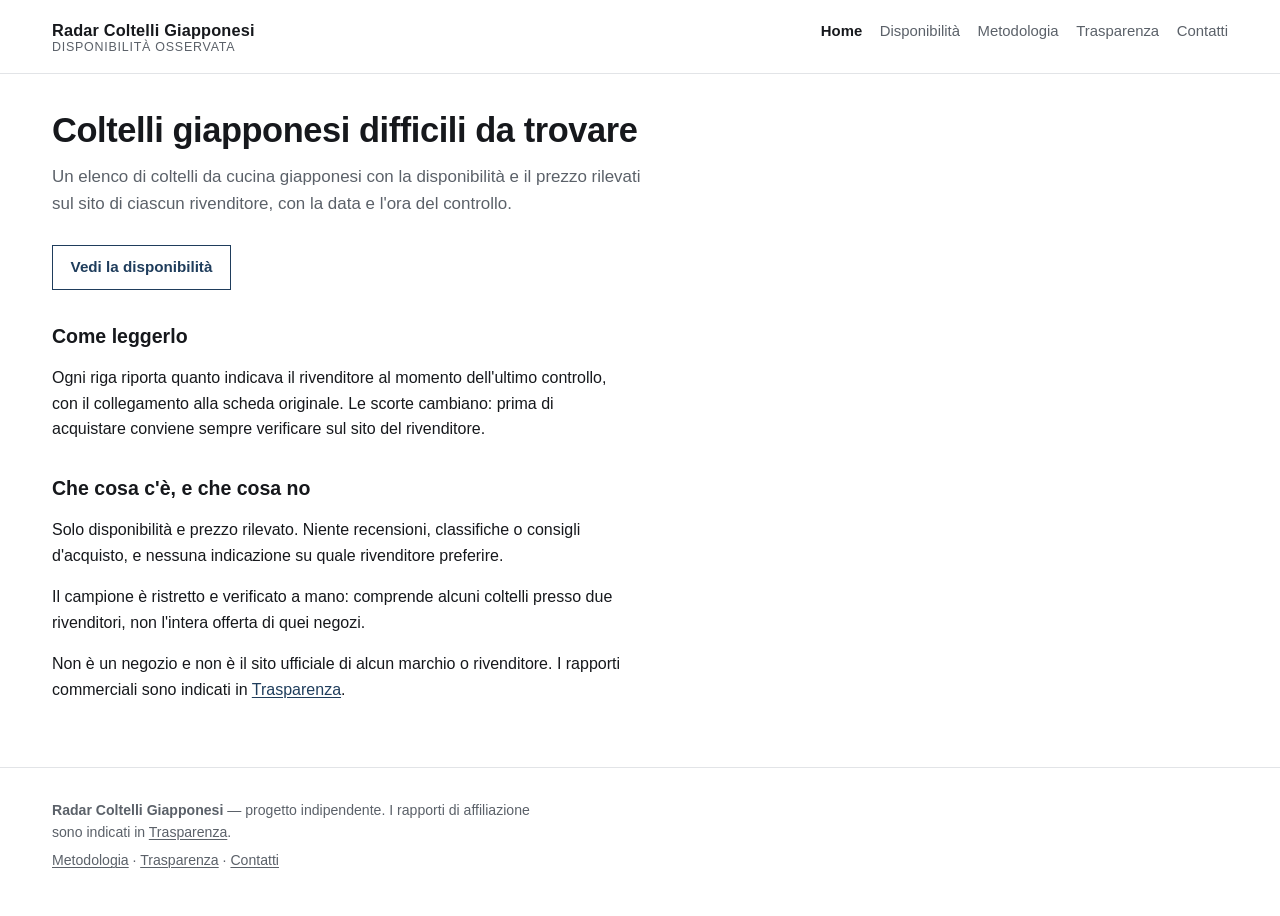
<file: index.html>
<!DOCTYPE html>
<html lang="it">
<head>
<meta charset="utf-8">
<meta name="viewport" content="width=device-width, initial-scale=1">
<meta name="google-site-verification" content="oFsRtzwuIPfwQTCymRpZOnW7hc1HrLFreCuMSVqRIpA">
<title>Radar Coltelli Giapponesi — disponibilità presso più rivenditori</title>
<meta name="description" content="Elenco di coltelli da cucina giapponesi con la disponibilità e il prezzo rilevati sul sito di ciascun rivenditore, con la data del controllo.">
<link rel="canonical" href="https://ltl-ventures.github.io/radar-coltelli-giapponesi/">
<meta property="og:type" content="website">
<meta property="og:url" content="https://ltl-ventures.github.io/radar-coltelli-giapponesi/">
<meta property="og:locale" content="it_IT">
<meta property="og:site_name" content="Radar Coltelli Giapponesi">
<meta property="og:title" content="Radar Coltelli Giapponesi — disponibilità presso più rivenditori">
<meta property="og:description" content="Coltelli da cucina giapponesi: disponibilità e prezzo rilevati sul sito di ciascun rivenditore, con la data del controllo.">
<link rel="stylesheet" href="assets/styles.css">
</head>
<body>
<a class="skip" href="#contenuto">Salta al contenuto</a>

<header class="site-header">
  <div class="wrap header-inner">
    <a class="wordmark" href="index.html">Radar Coltelli Giapponesi<span>Disponibilità osservata</span></a>
    <nav class="site-nav" aria-label="Navigazione principale">
      <ul>
        <li><a href="index.html" aria-current="page">Home</a></li>
        <li><a href="disponibilita.html">Disponibilità</a></li>
        <li><a href="metodologia.html">Metodologia</a></li>
        <li><a href="disclosure.html">Trasparenza</a></li>
        <li><a href="contatti.html">Contatti</a></li>
      </ul>
    </nav>
  </div>
</header>

<main id="contenuto">
  <div class="wrap">

    <h1 class="prose">Coltelli giapponesi difficili da trovare</h1>

    <p class="lede prose">
      Un elenco di coltelli da cucina giapponesi con la disponibilità e il prezzo rilevati sul sito
      di ciascun rivenditore, con la data e l'ora del controllo.
    </p>

    <p><a class="cta" href="disponibilita.html">Vedi la disponibilità</a></p>

    <div class="prose">
      <h2>Come leggerlo</h2>
      <p>
        Ogni riga riporta quanto indicava il rivenditore al momento dell'ultimo controllo, con il
        collegamento alla scheda originale. Le scorte cambiano: prima di acquistare conviene sempre
        verificare sul sito del rivenditore.
      </p>

      <h2>Che cosa c'è, e che cosa no</h2>
      <p>
        Solo disponibilità e prezzo rilevato. Niente recensioni, classifiche o consigli d'acquisto,
        e nessuna indicazione su quale rivenditore preferire.
      </p>
      <p>
        Il campione è ristretto e verificato a mano: comprende alcuni coltelli presso due
        rivenditori, non l'intera offerta di quei negozi.
      </p>
      <p>
        Non è un negozio e non è il sito ufficiale di alcun marchio o rivenditore.
        I rapporti commerciali sono indicati in <a href="disclosure.html">Trasparenza</a>.
      </p>
    </div>

  </div>
</main>

<footer class="site-footer">
  <div class="wrap">
    <p><strong>Radar Coltelli Giapponesi</strong> — progetto indipendente. I rapporti di affiliazione sono indicati in <a href="disclosure.html">Trasparenza</a>.</p>
    <p><a href="metodologia.html">Metodologia</a> · <a href="disclosure.html">Trasparenza</a> · <a href="contatti.html">Contatti</a></p>
  </div>
</footer>

</body>
</html>
</file>
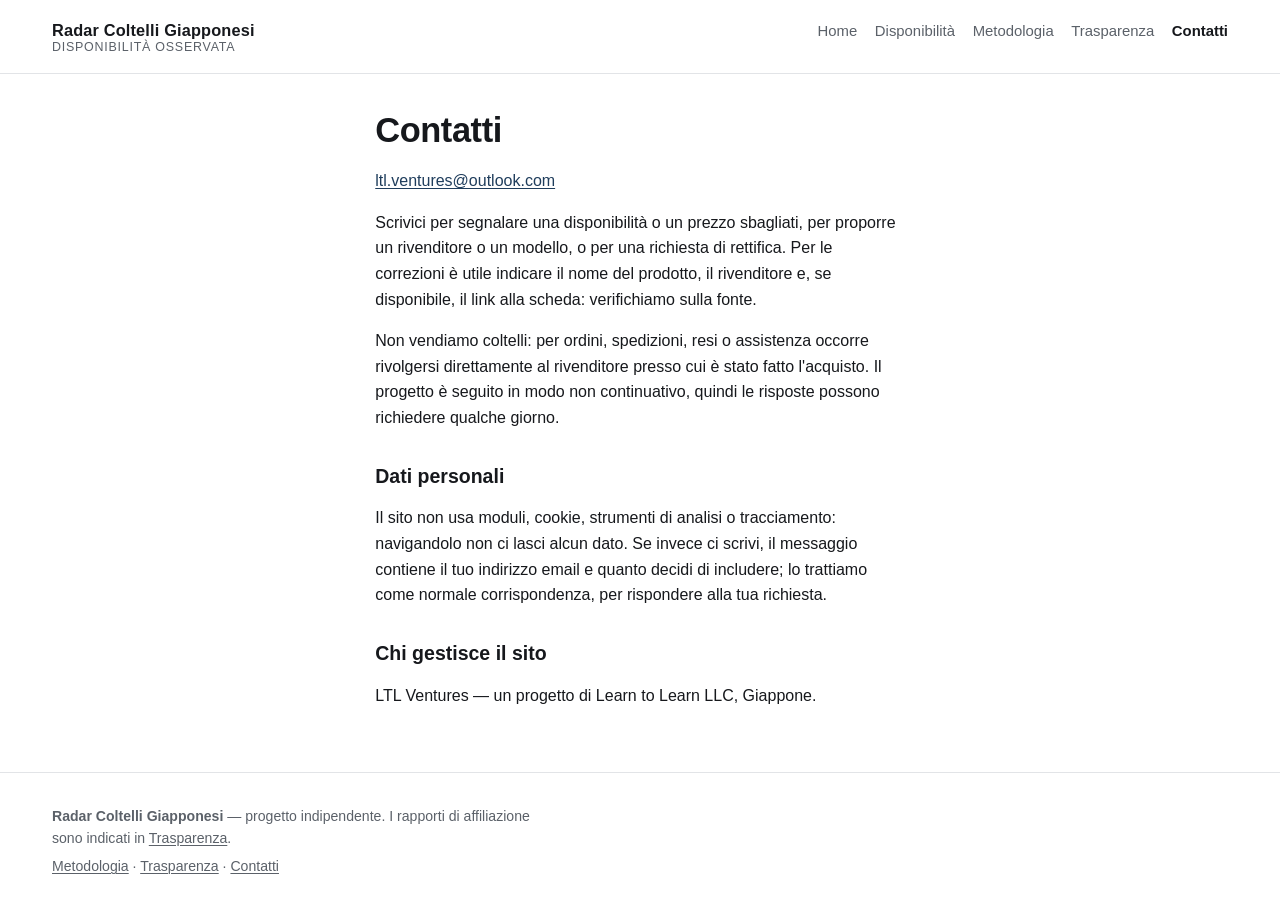
<file: contatti.html>
<!DOCTYPE html>
<html lang="it">
<head>
<meta charset="utf-8">
<meta name="viewport" content="width=device-width, initial-scale=1">
<title>Contatti — Radar Coltelli Giapponesi</title>
<meta name="description" content="Contatto via email per segnalare dati errati o proporre un rivenditore. Il sito non usa moduli, cookie o strumenti di analisi.">
<link rel="canonical" href="https://ltl-ventures.github.io/radar-coltelli-giapponesi/contatti.html">
<meta property="og:type" content="article">
<meta property="og:url" content="https://ltl-ventures.github.io/radar-coltelli-giapponesi/contatti.html">
<meta property="og:locale" content="it_IT">
<meta property="og:site_name" content="Radar Coltelli Giapponesi">
<meta property="og:title" content="Contatti — Radar Coltelli Giapponesi">
<meta property="og:description" content="Come segnalare una correzione o proporre un rivenditore.">
<link rel="stylesheet" href="assets/styles.css">
</head>
<body>
<a class="skip" href="#contenuto">Salta al contenuto</a>

<header class="site-header">
  <div class="wrap header-inner">
    <a class="wordmark" href="index.html">Radar Coltelli Giapponesi<span>Disponibilità osservata</span></a>
    <nav class="site-nav" aria-label="Navigazione principale">
      <ul>
        <li><a href="index.html">Home</a></li>
        <li><a href="disponibilita.html">Disponibilità</a></li>
        <li><a href="metodologia.html">Metodologia</a></li>
        <li><a href="disclosure.html">Trasparenza</a></li>
        <li><a href="contatti.html" aria-current="page">Contatti</a></li>
      </ul>
    </nav>
  </div>
</header>

<main id="contenuto">
  <div class="wrap prose">

    <h1>Contatti</h1>

    <p>
      <a href="mailto:ltl.ventures@outlook.com">ltl.ventures@outlook.com</a>
    </p>

    <p>
      Scrivici per segnalare una disponibilità o un prezzo sbagliati, per proporre un rivenditore o
      un modello, o per una richiesta di rettifica. Per le correzioni è utile indicare il nome del
      prodotto, il rivenditore e, se disponibile, il link alla scheda: verifichiamo sulla fonte.
    </p>

    <p>
      Non vendiamo coltelli: per ordini, spedizioni, resi o assistenza occorre rivolgersi
      direttamente al rivenditore presso cui è stato fatto l'acquisto. Il progetto è seguito in modo
      non continuativo, quindi le risposte possono richiedere qualche giorno.
    </p>

    <h2>Dati personali</h2>
    <p>
      Il sito non usa moduli, cookie, strumenti di analisi o tracciamento: navigandolo non ci lasci
      alcun dato. Se invece ci scrivi, il messaggio contiene il tuo indirizzo email e quanto decidi di
      includere; lo trattiamo come normale corrispondenza, per rispondere alla tua richiesta.
    </p>

    <h2>Chi gestisce il sito</h2>
    <p>
      LTL Ventures — un progetto di Learn to Learn LLC, Giappone.
    </p>

  </div>
</main>

<footer class="site-footer">
  <div class="wrap">
    <p><strong>Radar Coltelli Giapponesi</strong> — progetto indipendente. I rapporti di affiliazione sono indicati in <a href="disclosure.html">Trasparenza</a>.</p>
    <p><a href="metodologia.html">Metodologia</a> · <a href="disclosure.html">Trasparenza</a> · <a href="contatti.html">Contatti</a></p>
  </div>
</footer>

</body>
</html>
</file>
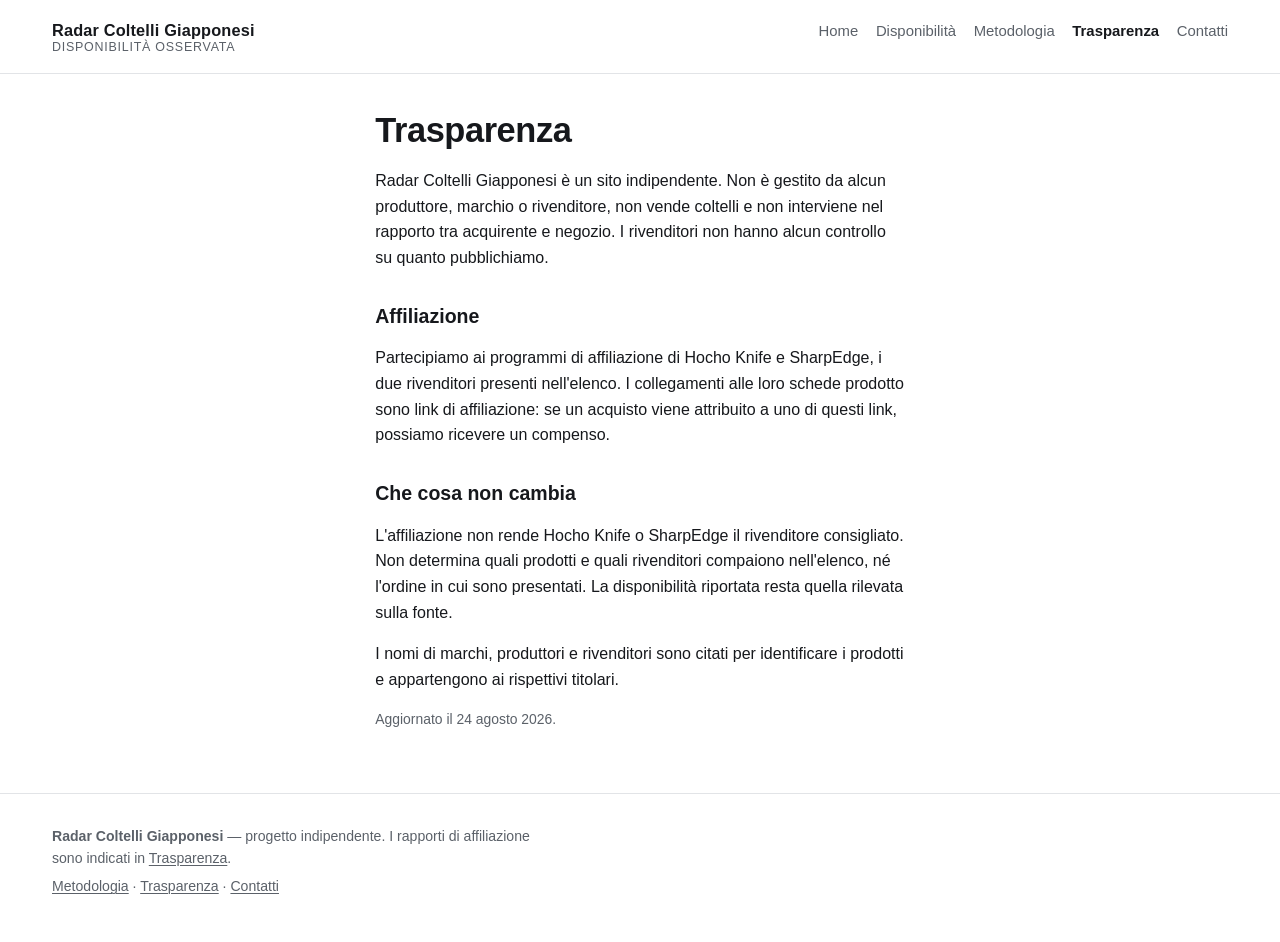
<file: disclosure.html>
<!DOCTYPE html>
<html lang="it">
<head>
<meta charset="utf-8">
<meta name="viewport" content="width=device-width, initial-scale=1">
<title>Trasparenza — Radar Coltelli Giapponesi</title>
<meta name="description" content="Il sito è indipendente e partecipa ai programmi di affiliazione di Hocho Knife e SharpEdge.">
<link rel="canonical" href="https://ltl-ventures.github.io/radar-coltelli-giapponesi/disclosure.html">
<meta property="og:type" content="article">
<meta property="og:url" content="https://ltl-ventures.github.io/radar-coltelli-giapponesi/disclosure.html">
<meta property="og:locale" content="it_IT">
<meta property="og:site_name" content="Radar Coltelli Giapponesi">
<meta property="og:title" content="Trasparenza — Radar Coltelli Giapponesi">
<meta property="og:description" content="Indipendenza e rapporti commerciali del progetto.">
<link rel="stylesheet" href="assets/styles.css">
</head>
<body>
<a class="skip" href="#contenuto">Salta al contenuto</a>

<header class="site-header">
  <div class="wrap header-inner">
    <a class="wordmark" href="index.html">Radar Coltelli Giapponesi<span>Disponibilità osservata</span></a>
    <nav class="site-nav" aria-label="Navigazione principale">
      <ul>
        <li><a href="index.html">Home</a></li>
        <li><a href="disponibilita.html">Disponibilità</a></li>
        <li><a href="metodologia.html">Metodologia</a></li>
        <li><a href="disclosure.html" aria-current="page">Trasparenza</a></li>
        <li><a href="contatti.html">Contatti</a></li>
      </ul>
    </nav>
  </div>
</header>

<main id="contenuto">
  <div class="wrap prose">

    <h1>Trasparenza</h1>

    <p>
      Radar Coltelli Giapponesi è un sito indipendente. Non è gestito da alcun produttore, marchio o
      rivenditore, non vende coltelli e non interviene nel rapporto tra acquirente e negozio. I
      rivenditori non hanno alcun controllo su quanto pubblichiamo.
    </p>

    <h2>Affiliazione</h2>

    <p>
      Partecipiamo ai programmi di affiliazione di Hocho Knife e SharpEdge, i due rivenditori
      presenti nell'elenco. I collegamenti alle loro schede prodotto sono link di affiliazione: se
      un acquisto viene attribuito a uno di questi link, possiamo ricevere un compenso.
    </p>

    <h2>Che cosa non cambia</h2>

    <p>
      L'affiliazione non rende Hocho Knife o SharpEdge il rivenditore consigliato. Non determina
      quali prodotti e quali rivenditori compaiono nell'elenco, né l'ordine in cui sono presentati.
      La disponibilità riportata resta quella rilevata sulla fonte.
    </p>

    <p>
      I nomi di marchi, produttori e rivenditori sono citati per identificare i prodotti e
      appartengono ai rispettivi titolari.
    </p>

    <p class="meta-line">Aggiornato il 24 agosto 2026.</p>

  </div>
</main>

<footer class="site-footer">
  <div class="wrap">
    <p><strong>Radar Coltelli Giapponesi</strong> — progetto indipendente. I rapporti di affiliazione sono indicati in <a href="disclosure.html">Trasparenza</a>.</p>
    <p><a href="metodologia.html">Metodologia</a> · <a href="disclosure.html">Trasparenza</a> · <a href="contatti.html">Contatti</a></p>
  </div>
</footer>

</body>
</html>
</file>
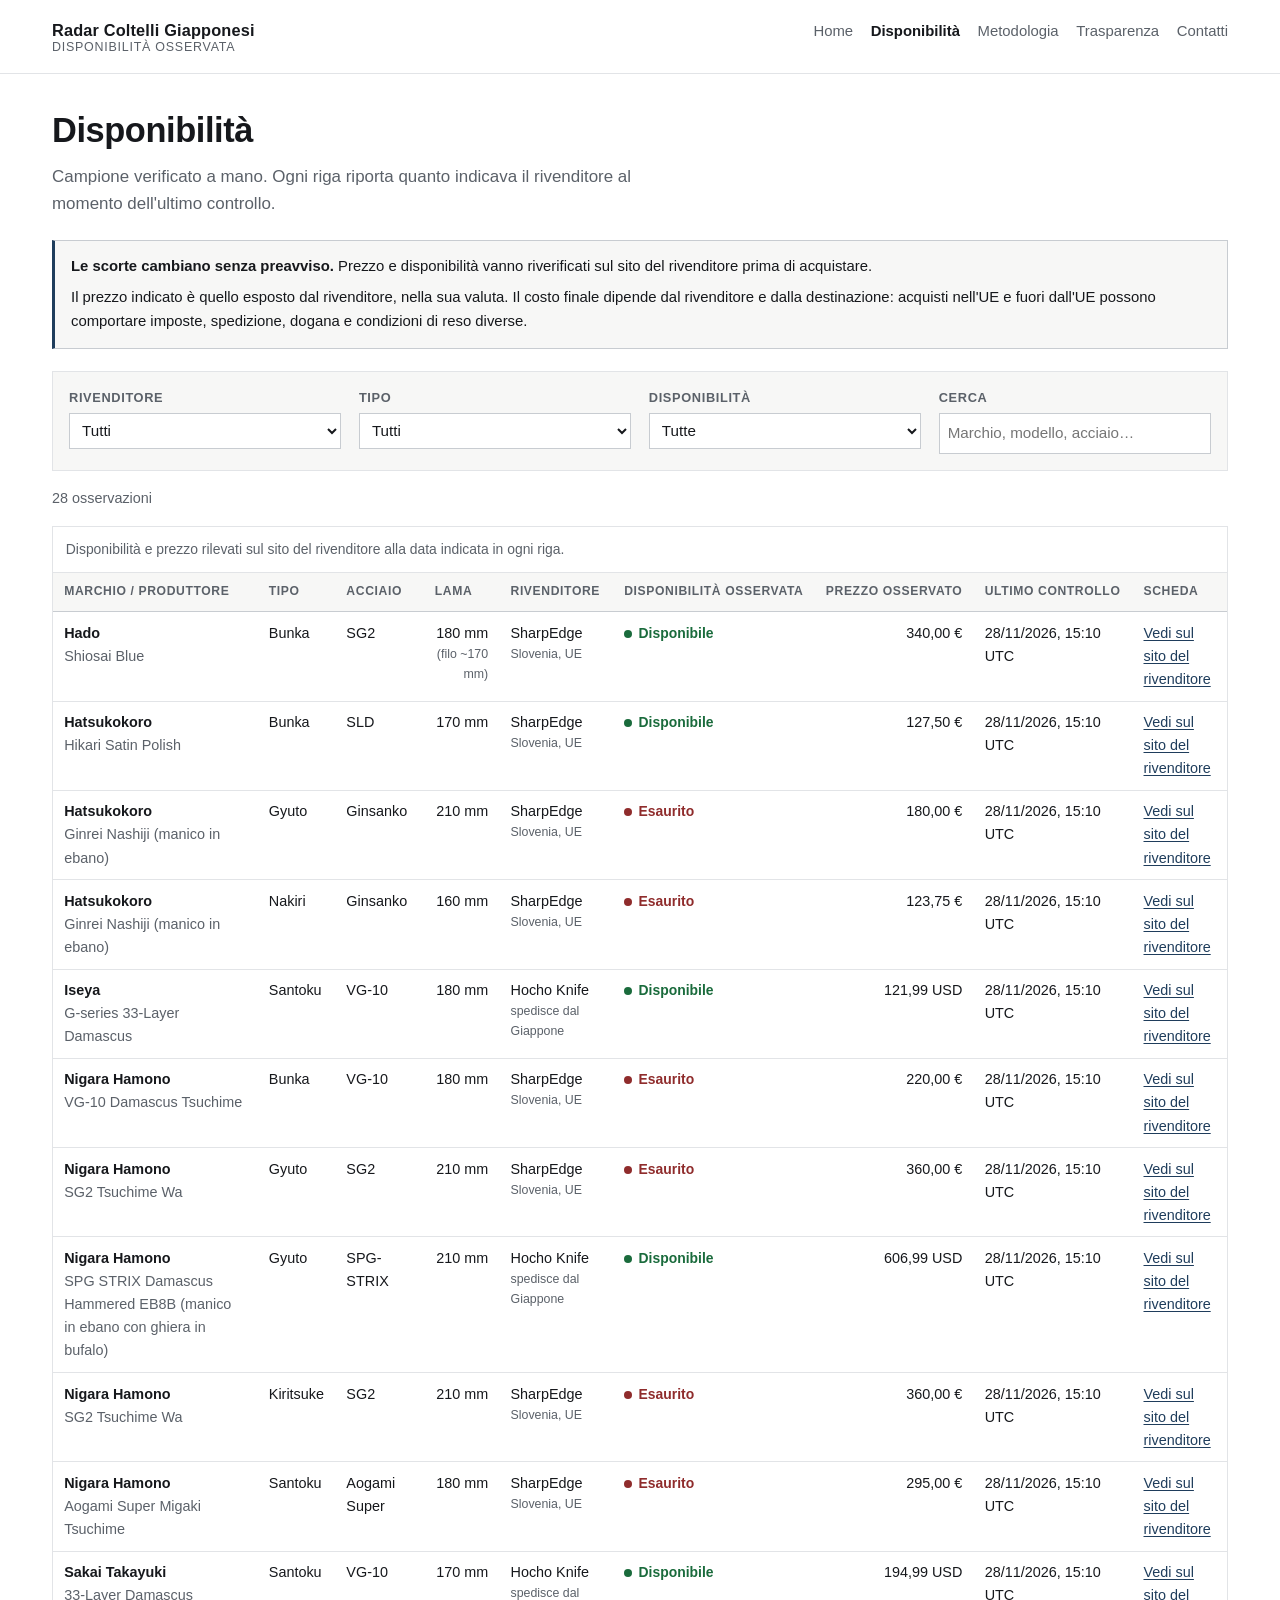
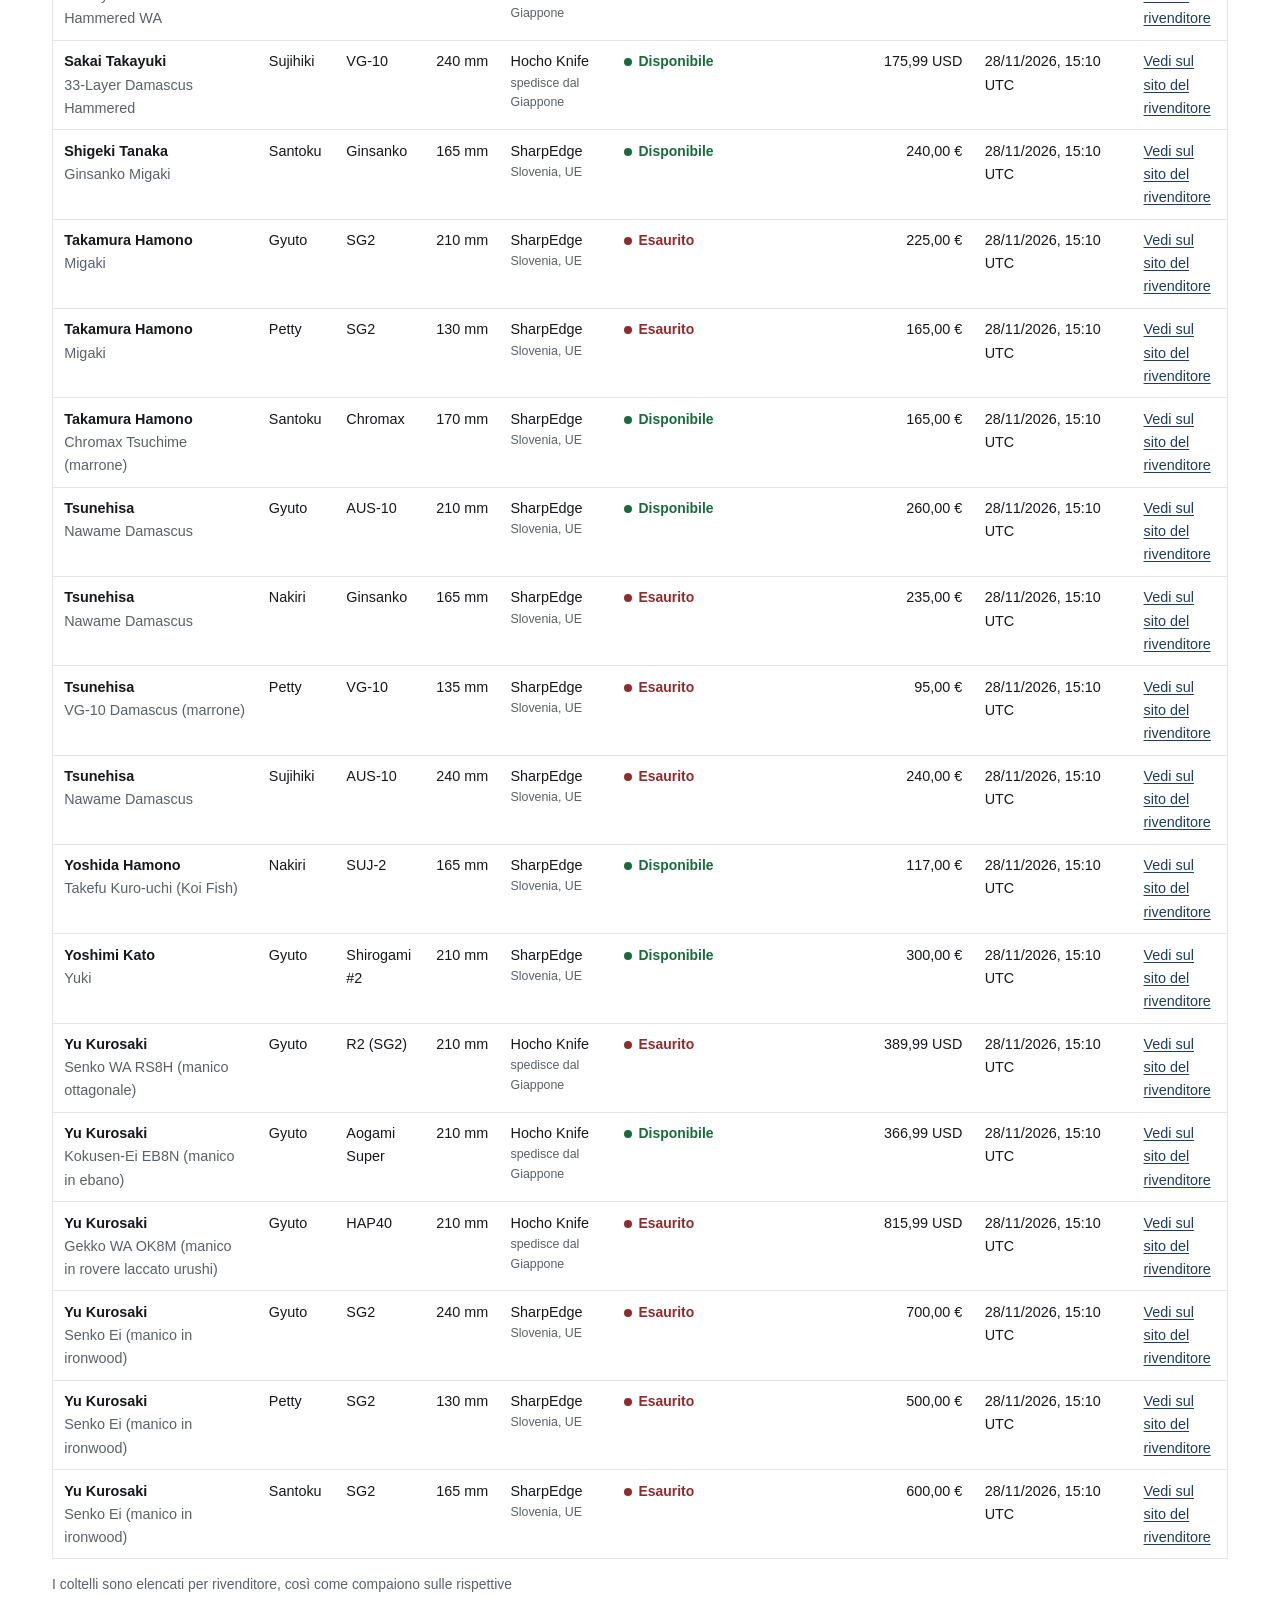
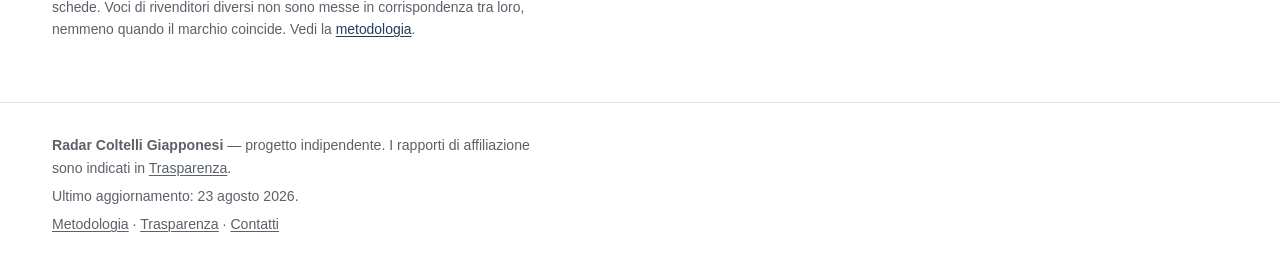
<file: disponibilita.html>
<!DOCTYPE html>
<html lang="it">
<head>
<meta charset="utf-8">
<meta name="viewport" content="width=device-width, initial-scale=1">
<title>Disponibilità — Radar Coltelli Giapponesi</title>
<meta name="description" content="Coltelli da cucina giapponesi: disponibilità, prezzo rilevato, data del controllo e link alla scheda del rivenditore.">
<link rel="canonical" href="https://ltl-ventures.github.io/radar-coltelli-giapponesi/disponibilita.html">
<meta property="og:type" content="website">
<meta property="og:url" content="https://ltl-ventures.github.io/radar-coltelli-giapponesi/disponibilita.html">
<meta property="og:locale" content="it_IT">
<meta property="og:site_name" content="Radar Coltelli Giapponesi">
<meta property="og:title" content="Disponibilità — Radar Coltelli Giapponesi">
<meta property="og:description" content="Disponibilità, prezzo rilevato e data del controllo per un campione di coltelli giapponesi presso due rivenditori.">
<link rel="stylesheet" href="assets/styles.css">
</head>
<body>
<a class="skip" href="#contenuto">Salta al contenuto</a>

<header class="site-header">
  <div class="wrap header-inner">
    <a class="wordmark" href="index.html">Radar Coltelli Giapponesi<span>Disponibilità osservata</span></a>
    <nav class="site-nav" aria-label="Navigazione principale">
      <ul>
        <li><a href="index.html">Home</a></li>
        <li><a href="disponibilita.html" aria-current="page">Disponibilità</a></li>
        <li><a href="metodologia.html">Metodologia</a></li>
        <li><a href="disclosure.html">Trasparenza</a></li>
        <li><a href="contatti.html">Contatti</a></li>
      </ul>
    </nav>
  </div>
</header>

<main id="contenuto">
  <div class="wrap">

    <h1>Disponibilità</h1>

    <p class="lede prose">
      Campione verificato a mano. Ogni riga riporta quanto indicava il rivenditore al momento
      dell'ultimo controllo.
    </p>

    <div class="notice">
      <p>
        <strong>Le scorte cambiano senza preavviso.</strong> Prezzo e disponibilità vanno riverificati
        sul sito del rivenditore prima di acquistare.
      </p>
      <p>
        Il prezzo indicato è quello esposto dal rivenditore, nella sua valuta. Il costo finale dipende
        dal rivenditore e dalla destinazione: acquisti nell'UE e fuori dall'UE possono comportare
        imposte, spedizione, dogana e condizioni di reso diverse.
      </p>
    </div>

    <div id="stato-caricamento" role="status">
      <p>Caricamento in corso…</p>
    </div>

    <div class="controls" id="filtri" hidden>
      <div class="field">
        <label for="f-rivenditore">Rivenditore</label>
        <select id="f-rivenditore"><option value="">Tutti</option></select>
      </div>
      <div class="field">
        <label for="f-tipo">Tipo</label>
        <select id="f-tipo"><option value="">Tutti</option></select>
      </div>
      <div class="field">
        <label for="f-disponibilita">Disponibilità</label>
        <select id="f-disponibilita"><option value="">Tutte</option></select>
      </div>
      <div class="field">
        <label for="f-ricerca">Cerca</label>
        <input type="search" id="f-ricerca" placeholder="Marchio, modello, acciaio…" autocomplete="off">
      </div>
    </div>

    <p class="result-count" id="conteggio" role="status" aria-live="polite"></p>

    <h2 class="sr-only">Risultati</h2>
    <div id="risultati"></div>

    <p class="meta-line prose">
      I coltelli sono elencati per rivenditore, così come compaiono sulle rispettive schede. Voci di
      rivenditori diversi non sono messe in corrispondenza tra loro, nemmeno quando il marchio
      coincide. Vedi la <a href="metodologia.html">metodologia</a>.
    </p>

  </div>
</main>

<footer class="site-footer">
  <div class="wrap">
    <p><strong>Radar Coltelli Giapponesi</strong> — progetto indipendente. I rapporti di affiliazione sono indicati in <a href="disclosure.html">Trasparenza</a>.</p>
    <p>Ultimo aggiornamento: <span id="aggiornato-il">—</span>.</p>
    <p><a href="metodologia.html">Metodologia</a> · <a href="disclosure.html">Trasparenza</a> · <a href="contatti.html">Contatti</a></p>
  </div>
</footer>

<script src="assets/app.js"></script>
</body>
</html>
</file>
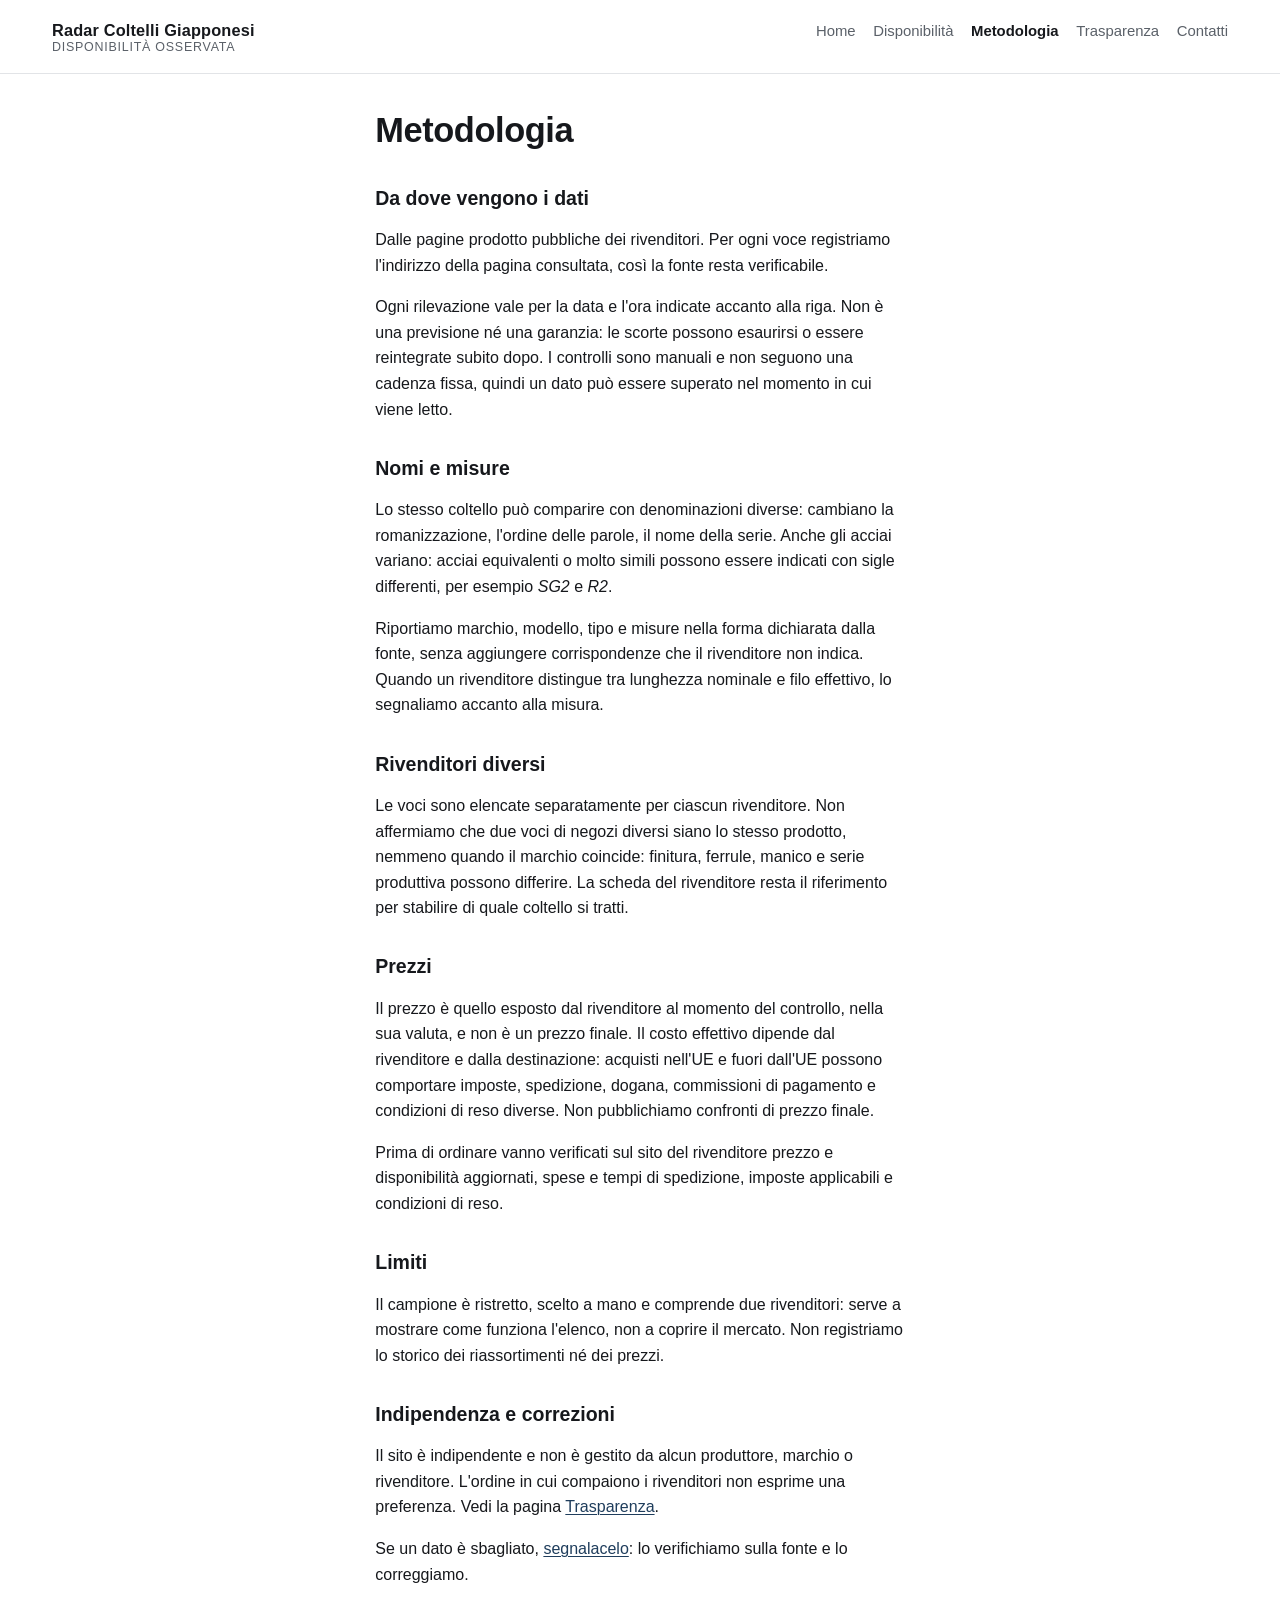
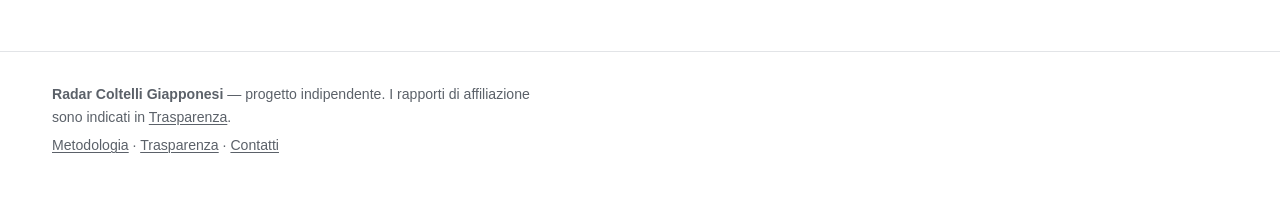
<file: metodologia.html>
<!DOCTYPE html>
<html lang="it">
<head>
<meta charset="utf-8">
<meta name="viewport" content="width=device-width, initial-scale=1">
<title>Metodologia — Radar Coltelli Giapponesi</title>
<meta name="description" content="Da dove vengono i dati, come sono registrati e quali limiti hanno.">
<link rel="canonical" href="https://ltl-ventures.github.io/radar-coltelli-giapponesi/metodologia.html">
<meta property="og:type" content="article">
<meta property="og:url" content="https://ltl-ventures.github.io/radar-coltelli-giapponesi/metodologia.html">
<meta property="og:locale" content="it_IT">
<meta property="og:site_name" content="Radar Coltelli Giapponesi">
<meta property="og:title" content="Metodologia — Radar Coltelli Giapponesi">
<meta property="og:description" content="Origine dei dati, denominazioni, prezzi e limiti noti.">
<link rel="stylesheet" href="assets/styles.css">
</head>
<body>
<a class="skip" href="#contenuto">Salta al contenuto</a>

<header class="site-header">
  <div class="wrap header-inner">
    <a class="wordmark" href="index.html">Radar Coltelli Giapponesi<span>Disponibilità osservata</span></a>
    <nav class="site-nav" aria-label="Navigazione principale">
      <ul>
        <li><a href="index.html">Home</a></li>
        <li><a href="disponibilita.html">Disponibilità</a></li>
        <li><a href="metodologia.html" aria-current="page">Metodologia</a></li>
        <li><a href="disclosure.html">Trasparenza</a></li>
        <li><a href="contatti.html">Contatti</a></li>
      </ul>
    </nav>
  </div>
</header>

<main id="contenuto">
  <div class="wrap prose">

    <h1>Metodologia</h1>

    <h2>Da dove vengono i dati</h2>
    <p>
      Dalle pagine prodotto pubbliche dei rivenditori. Per ogni voce registriamo l'indirizzo della
      pagina consultata, così la fonte resta verificabile.
    </p>
    <p>
      Ogni rilevazione vale per la data e l'ora indicate accanto alla riga. Non è una previsione né
      una garanzia: le scorte possono esaurirsi o essere reintegrate subito dopo. I controlli sono
      manuali e non seguono una cadenza fissa, quindi un dato può essere superato nel momento in cui
      viene letto.
    </p>

    <h2>Nomi e misure</h2>
    <p>
      Lo stesso coltello può comparire con denominazioni diverse: cambiano la romanizzazione, l'ordine
      delle parole, il nome della serie. Anche gli acciai variano: acciai equivalenti o molto simili
      possono essere indicati con sigle differenti, per esempio <em>SG2</em> e <em>R2</em>.
    </p>
    <p>
      Riportiamo marchio, modello, tipo e misure nella forma dichiarata dalla fonte, senza aggiungere
      corrispondenze che il rivenditore non indica. Quando un rivenditore distingue tra lunghezza
      nominale e filo effettivo, lo segnaliamo accanto alla misura.
    </p>

    <h2>Rivenditori diversi</h2>
    <p>
      Le voci sono elencate separatamente per ciascun rivenditore. Non affermiamo che due voci di
      negozi diversi siano lo stesso prodotto, nemmeno quando il marchio coincide: finitura, ferrule,
      manico e serie produttiva possono differire. La scheda del rivenditore resta il riferimento per
      stabilire di quale coltello si tratti.
    </p>

    <h2>Prezzi</h2>
    <p>
      Il prezzo è quello esposto dal rivenditore al momento del controllo, nella sua valuta, e non è
      un prezzo finale. Il costo effettivo dipende dal rivenditore e dalla destinazione: acquisti
      nell'UE e fuori dall'UE possono comportare imposte, spedizione, dogana, commissioni di pagamento
      e condizioni di reso diverse. Non pubblichiamo confronti di prezzo finale.
    </p>
    <p>
      Prima di ordinare vanno verificati sul sito del rivenditore prezzo e disponibilità aggiornati,
      spese e tempi di spedizione, imposte applicabili e condizioni di reso.
    </p>

    <h2>Limiti</h2>
    <p>
      Il campione è ristretto, scelto a mano e comprende due rivenditori: serve a mostrare come
      funziona l'elenco, non a coprire il mercato. Non registriamo lo storico dei riassortimenti né
      dei prezzi.
    </p>

    <h2>Indipendenza e correzioni</h2>
    <p>
      Il sito è indipendente e non è gestito da alcun produttore, marchio o rivenditore. L'ordine in
      cui compaiono i rivenditori non esprime una preferenza. Vedi la pagina
      <a href="disclosure.html">Trasparenza</a>.
    </p>
    <p>
      Se un dato è sbagliato, <a href="contatti.html">segnalacelo</a>: lo verifichiamo sulla fonte e
      lo correggiamo.
    </p>

  </div>
</main>

<footer class="site-footer">
  <div class="wrap">
    <p><strong>Radar Coltelli Giapponesi</strong> — progetto indipendente. I rapporti di affiliazione sono indicati in <a href="disclosure.html">Trasparenza</a>.</p>
    <p><a href="metodologia.html">Metodologia</a> · <a href="disclosure.html">Trasparenza</a> · <a href="contatti.html">Contatti</a></p>
  </div>
</footer>

</body>
</html>
</file>
<file: assets/styles.css>
/* Radar Coltelli Giapponesi — restrained information-service styling.
   No external assets, no webfonts, no tracking. Single stylesheet. */

:root {
  --bg: #ffffff;
  --bg-soft: #f7f7f6;
  --ink: #16181c;
  --ink-muted: #5b6169;
  --rule: #e2e4e7;
  --rule-strong: #c8ccd1;
  --accent: #1f3d5c;
  --ok: #1a6b3c;
  --out: #8f2c2c;
  --unsure: #8a6412;
  --focus: #1f3d5c;
  --maxw: 76rem;
  --prose: 64ch;
}

@media (prefers-color-scheme: dark) {
  :root {
    --bg: #14161a;
    --bg-soft: #1b1e23;
    --ink: #e8eaed;
    --ink-muted: #a3aab3;
    --rule: #2b3038;
    --rule-strong: #3c434d;
    --accent: #9dc0e6;
    --ok: #6bbf8a;
    --out: #e08a8a;
    --unsure: #d8b45f;
    --focus: #9dc0e6;
  }
}

* { box-sizing: border-box; }

html { -webkit-text-size-adjust: 100%; }

body {
  margin: 0;
  background: var(--bg);
  color: var(--ink);
  font-family: -apple-system, BlinkMacSystemFont, "Segoe UI", Roboto, "Helvetica Neue", Arial, sans-serif;
  font-size: 17px;
  line-height: 1.6;
  -webkit-font-smoothing: antialiased;
}

.wrap { max-width: var(--maxw); margin: 0 auto; padding: 0 1.25rem; }
.prose { max-width: var(--prose); }

a { color: var(--accent); text-decoration-thickness: 1px; text-underline-offset: 2px; }
a:hover { text-decoration-thickness: 2px; }

:focus-visible {
  outline: 2px solid var(--focus);
  outline-offset: 2px;
}

.skip {
  position: absolute; left: -9999px; top: 0;
  background: var(--bg); color: var(--ink);
  padding: .6rem 1rem; border: 1px solid var(--rule-strong); z-index: 10;
}
.skip:focus { left: 1rem; top: 1rem; }

/* ---------- header ---------- */

.site-header { border-bottom: 1px solid var(--rule); }
.header-inner {
  display: flex; flex-wrap: wrap; gap: .75rem 1.5rem;
  align-items: baseline; justify-content: space-between;
  padding-top: 1.1rem; padding-bottom: 1.1rem;
}

.wordmark {
  font-size: 1.02rem; font-weight: 600; letter-spacing: .01em;
  color: var(--ink); text-decoration: none; line-height: 1.25;
}
.wordmark span { display: block; font-weight: 400; font-size: .78rem; color: var(--ink-muted); letter-spacing: .06em; text-transform: uppercase; }

.site-nav ul { list-style: none; display: flex; flex-wrap: wrap; gap: 1.1rem; margin: 0; padding: 0; }
.site-nav a { color: var(--ink-muted); text-decoration: none; font-size: .93rem; }
.site-nav a:hover { color: var(--ink); text-decoration: underline; }
.site-nav a[aria-current="page"] { color: var(--ink); font-weight: 600; }

/* ---------- generic blocks ---------- */

main { padding: 2.25rem 0 3rem; }

h1 { font-size: 1.9rem; line-height: 1.22; letter-spacing: -.012em; margin: 0 0 .7rem; font-weight: 650; }
h2 { font-size: 1.22rem; line-height: 1.3; margin: 2.1rem 0 .6rem; font-weight: 650; }
h3 { font-size: 1.02rem; margin: 1.5rem 0 .4rem; font-weight: 650; }

.lede { font-size: 1.06rem; color: var(--ink-muted); margin: 0 0 1.4rem; }

.notice {
  border: 1px solid var(--rule-strong);
  border-left: 3px solid var(--accent);
  background: var(--bg-soft);
  padding: .85rem 1rem;
  font-size: .93rem;
  margin: 1.4rem 0;
}
.notice p { margin: 0; }
.notice p + p { margin-top: .5rem; }

.cta {
  display: inline-block; margin-top: .3rem;
  border: 1px solid var(--accent); color: var(--accent);
  padding: .6rem 1.1rem; text-decoration: none; font-weight: 600; font-size: .95rem;
}
.cta:hover { background: var(--accent); color: var(--bg); }

.meta-line { font-size: .87rem; color: var(--ink-muted); }

ul.plain { padding-left: 1.1rem; }
ul.plain li { margin: .3rem 0; }

/* ---------- filters ---------- */

.controls {
  display: grid; gap: .85rem 1.1rem;
  grid-template-columns: repeat(auto-fit, minmax(11rem, 1fr));
  border: 1px solid var(--rule); padding: 1rem; margin: 1.4rem 0 1rem;
  background: var(--bg-soft);
}
.field { display: flex; flex-direction: column; gap: .3rem; }
.field label { font-size: .8rem; text-transform: uppercase; letter-spacing: .05em; color: var(--ink-muted); font-weight: 600; }
.field select, .field input {
  font: inherit; font-size: .95rem; padding: .45rem .5rem;
  border: 1px solid var(--rule-strong); background: var(--bg); color: var(--ink);
  border-radius: 0;
}
.result-count { font-size: .9rem; color: var(--ink-muted); margin: 0 0 1rem; }

/* ---------- table (desktop) ---------- */

.table-scroll { overflow-x: auto; border: 1px solid var(--rule); }

table.obs { border-collapse: collapse; width: 100%; font-size: .9rem; }
table.obs caption { text-align: left; padding: .7rem .8rem; font-size: .87rem; color: var(--ink-muted); border-bottom: 1px solid var(--rule); }
table.obs th, table.obs td { padding: .6rem .7rem; text-align: left; vertical-align: top; border-bottom: 1px solid var(--rule); }
table.obs thead th {
  font-size: .76rem; text-transform: uppercase; letter-spacing: .05em;
  color: var(--ink-muted); background: var(--bg-soft); white-space: nowrap;
  border-bottom: 1px solid var(--rule-strong);
}
table.obs tbody tr:last-child td { border-bottom: 0; }
table.obs .num { text-align: right; white-space: nowrap; font-variant-numeric: tabular-nums; }
table.obs .maker { font-weight: 600; }
table.obs .model { color: var(--ink-muted); display: block; font-weight: 400; }

/* ---------- cards (mobile) ---------- */

.cards { list-style: none; margin: 0; padding: 0; display: grid; gap: .85rem; }
.card { border: 1px solid var(--rule); padding: .9rem 1rem; }
.card h3 { margin: 0 0 .1rem; font-size: 1rem; }
.card .model { color: var(--ink-muted); font-size: .9rem; margin: 0 0 .6rem; }
.card dl { margin: 0; display: grid; grid-template-columns: auto 1fr; gap: .25rem .8rem; font-size: .89rem; }
.card dt { color: var(--ink-muted); }
.card dd { margin: 0; }
.card .card-foot { margin-top: .7rem; display: flex; flex-wrap: wrap; gap: .5rem 1rem; align-items: baseline; justify-content: space-between; }
.card .price { font-weight: 650; font-variant-numeric: tabular-nums; }

/* ---------- availability badge ---------- */

.avail { white-space: nowrap; font-weight: 600; font-size: .87rem; }
.avail::before {
  content: ""; display: inline-block; width: .5rem; height: .5rem;
  margin-right: .4rem; vertical-align: baseline; border-radius: 50%;
  background: currentColor;
}
.avail-ok { color: var(--ok); }
.avail-out { color: var(--out); }
.avail-unsure { color: var(--unsure); }

/* ---------- footer ---------- */

.site-footer { border-top: 1px solid var(--rule); padding: 1.6rem 0 2.4rem; font-size: .88rem; color: var(--ink-muted); }
.site-footer p { margin: .35rem 0; max-width: var(--prose); }
.site-footer a { color: var(--ink-muted); }

/* ---------- responsive switch ---------- */

.only-wide { display: none; }
@media (min-width: 62rem) {
  body { font-size: 16px; }
  h1 { font-size: 2.15rem; }
  .only-wide { display: block; }
  .only-narrow { display: none; }
}

@media (prefers-reduced-motion: reduce) {
  * { transition: none !important; }
}

/* visually hidden but available to assistive technology */
.sr-only {
  position: absolute; width: 1px; height: 1px;
  padding: 0; margin: -1px; overflow: hidden;
  clip: rect(0, 0, 0, 0); white-space: nowrap; border: 0;
}

/* secondary qualifier next to a value (retailer region, edge length) */
.qualifier { color: var(--ink-muted); font-weight: 400; font-size: .86em; white-space: nowrap; }
.qualifier.block { display: block; white-space: normal; }

/* ---------- narrow-screen density ----------
   Physical phone review (iPhone 13 mini, 375px, Safari 100% text) found the
   header and heading rhythm taking too much of the first screen. These blocks
   tighten vertical spacing only. Body size (17px) and body line-height (1.6)
   are deliberately untouched, and neither block applies at desktop widths. */

@media (max-width: 61.9375rem) {
  .header-inner { padding-top: .7rem; padding-bottom: .7rem; gap: .45rem 1.5rem; }
  .site-nav ul { gap: .5rem 1.1rem; }
  main { padding: 1.5rem 0 2.25rem; }
  h2 { margin-top: 1.55rem; }
  h3 { margin-top: 1.2rem; }
  .notice { margin: 1.15rem 0; }
  .controls { margin: 1.15rem 0 .85rem; }
  .site-footer { padding: 1.2rem 0 1.8rem; }
}

/* Narrow phones only. 430px-class devices keep the larger heading scale. */
@media (max-width: 25rem) {
  h1 { font-size: 1.68rem; line-height: 1.2; }
  h2 { font-size: 1.14rem; }
}
</file>
